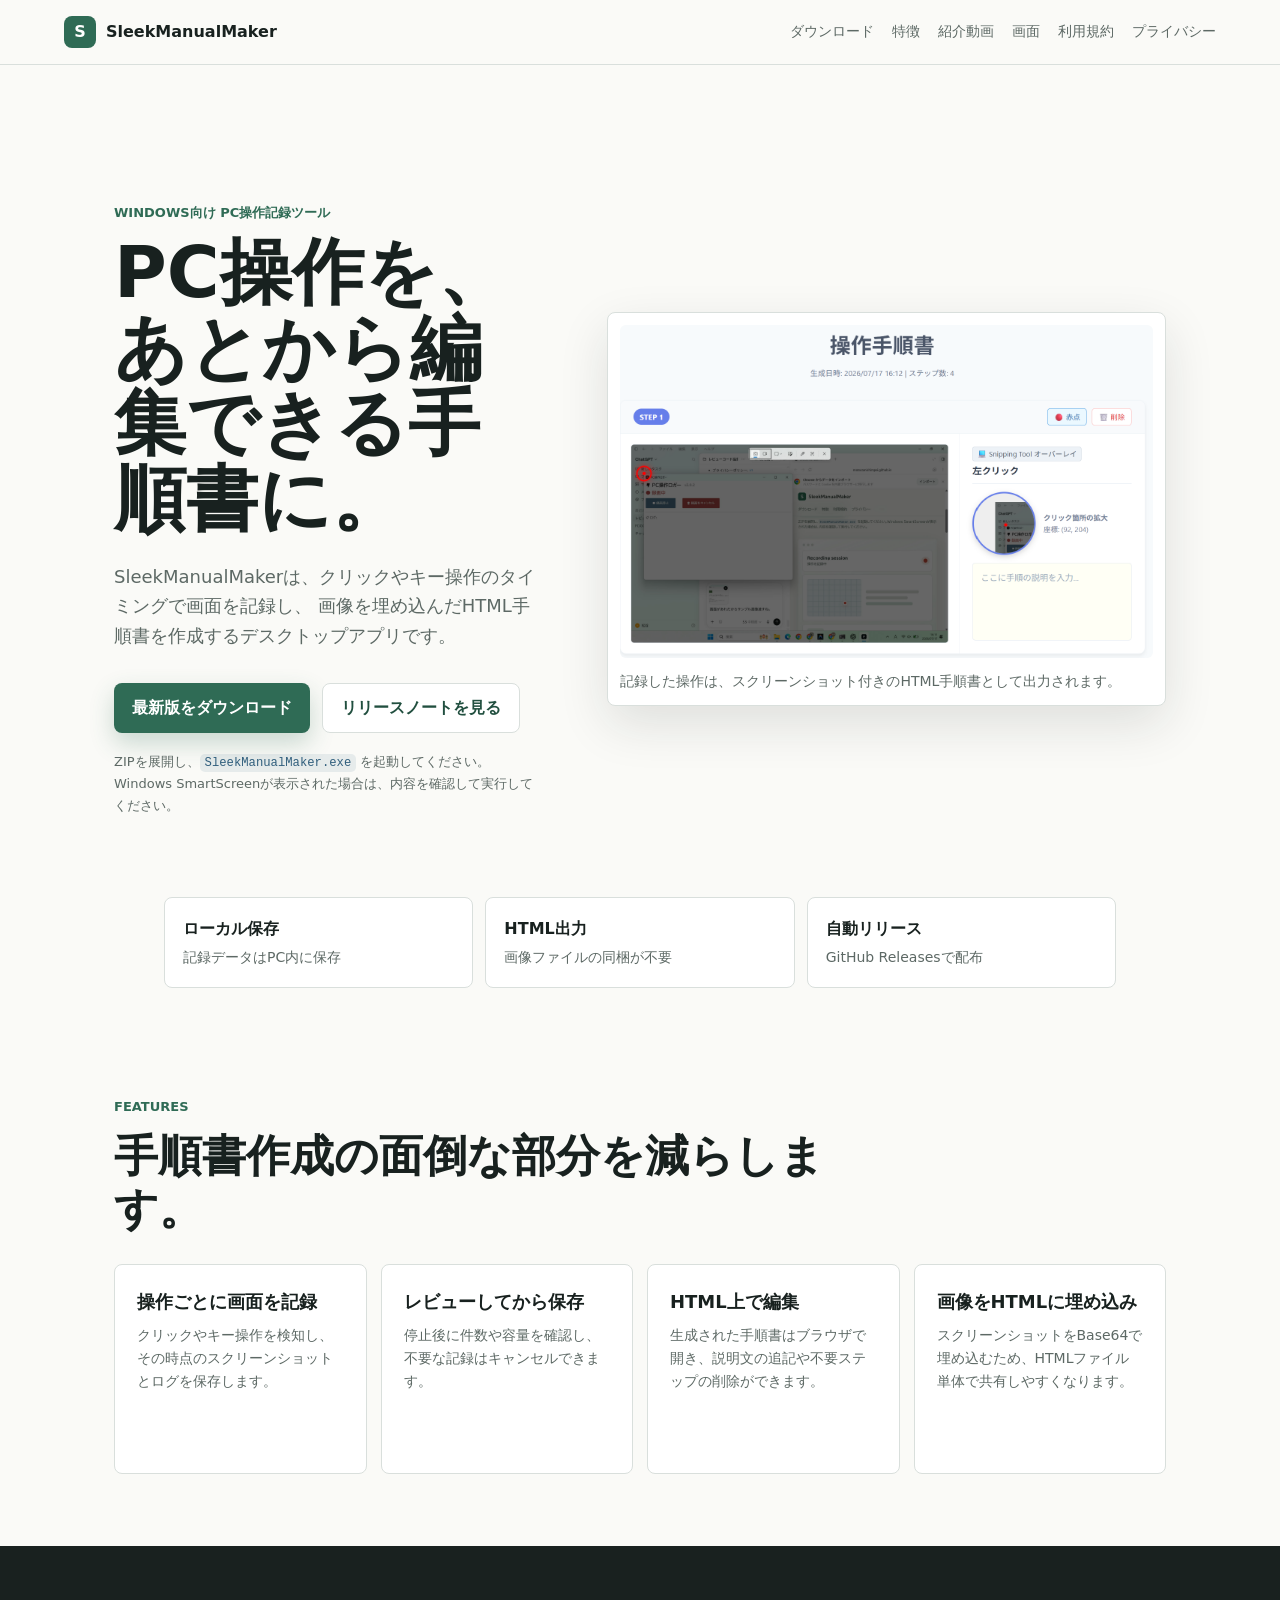
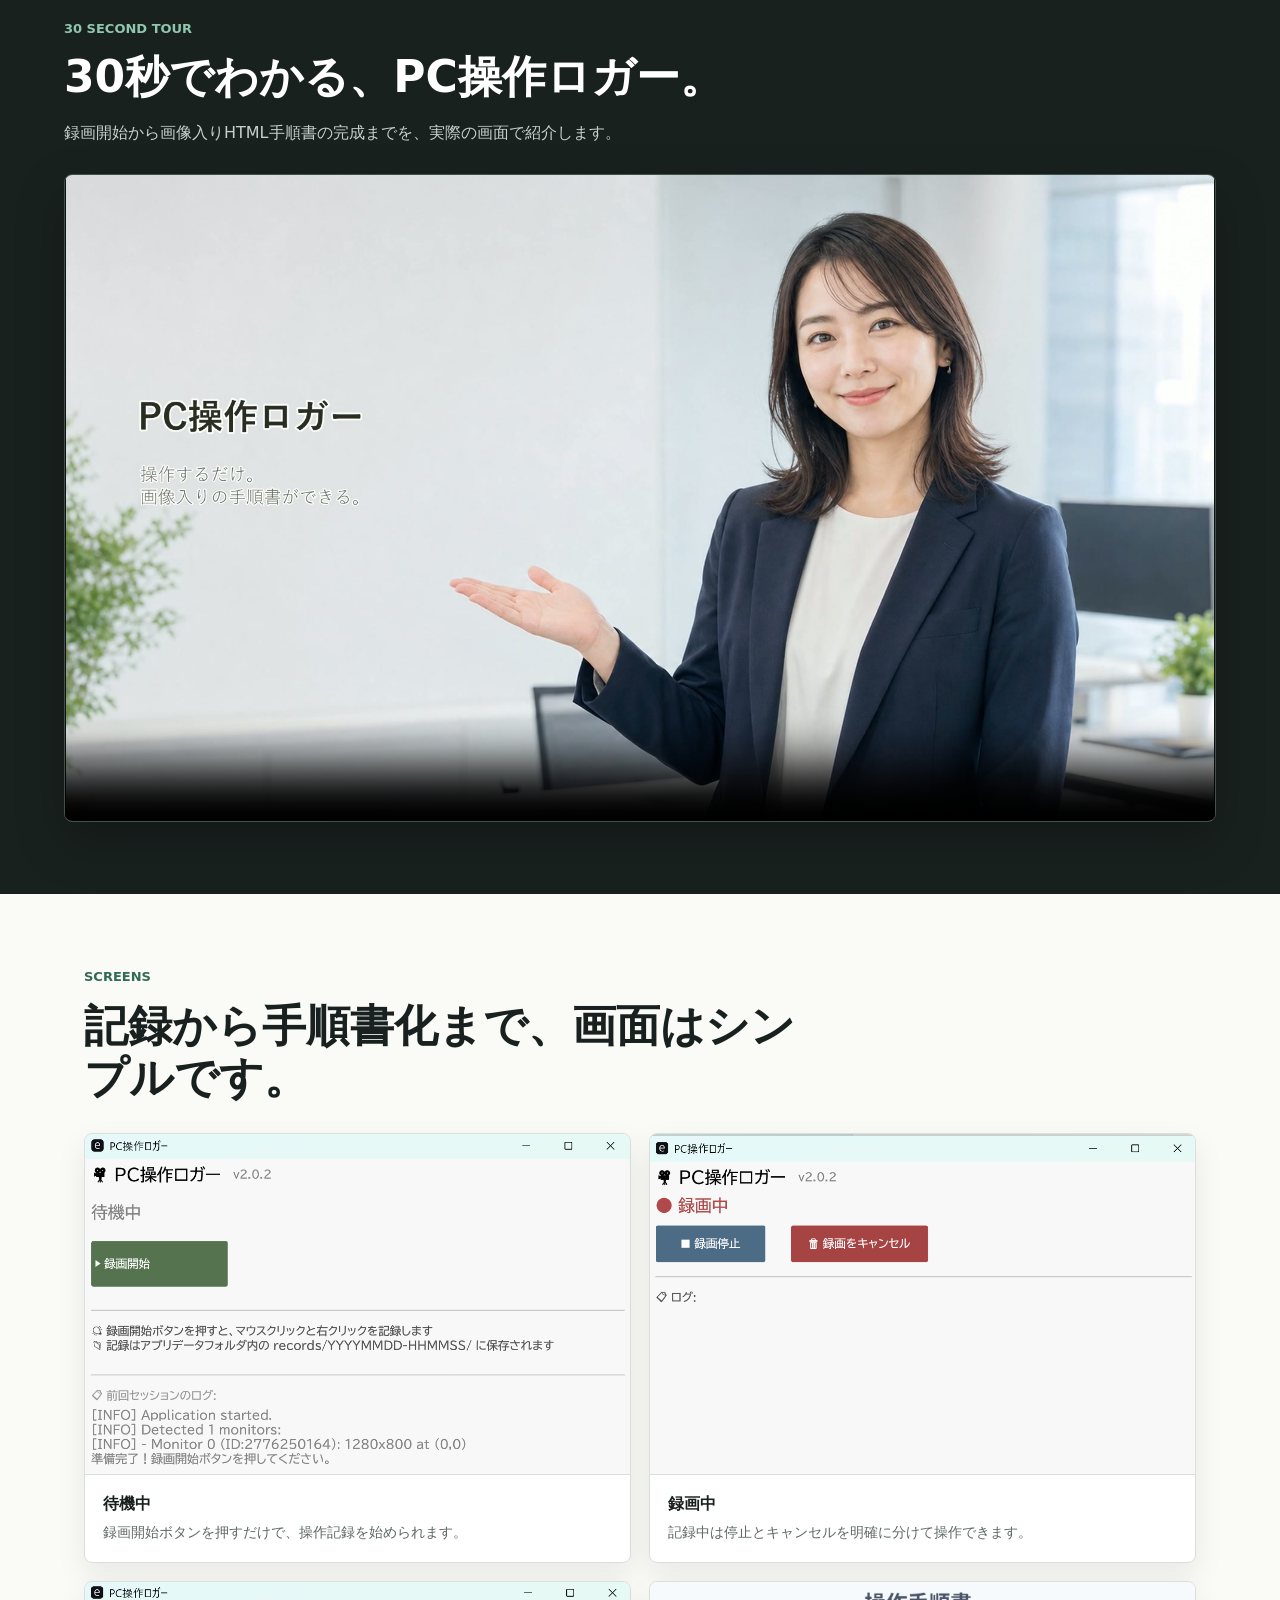
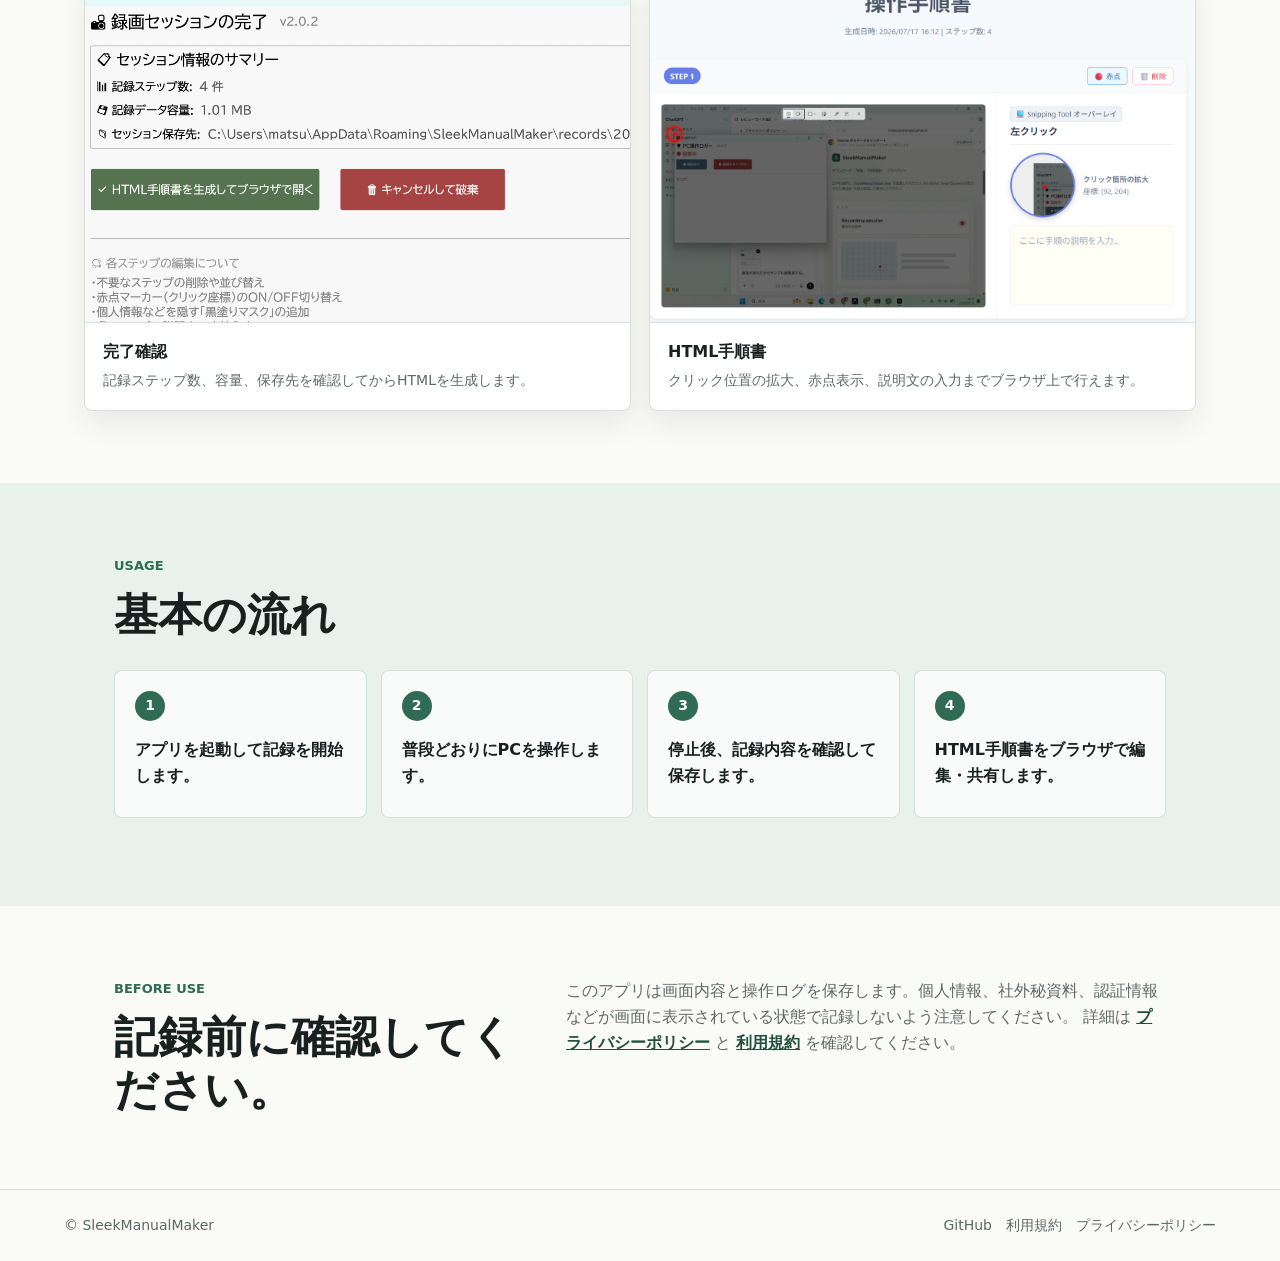
<file: docs/site/index.html>
<!doctype html>
<html lang="ja">
  <head>
    <meta charset="utf-8">
    <meta name="viewport" content="width=device-width, initial-scale=1">
    <title>SleekManualMaker | PC操作をそのまま手順書に</title>
    <meta
      name="description"
      content="SleekManualMakerは、PC操作を記録してスクリーンショット付きHTML手順書を作成するWindows向けツールです。"
    >
    <meta property="og:title" content="SleekManualMaker">
    <meta
      property="og:description"
      content="クリックやキー操作を記録し、画像埋め込み済みのHTML手順書を作成します。"
    >
    <meta property="og:type" content="website">
    <link rel="stylesheet" href="styles.css">
  </head>
  <body>
    <header class="site-header">
      <a class="brand" href="./" aria-label="SleekManualMaker home">
        <span class="brand-mark">S</span>
        <span>SleekManualMaker</span>
      </a>
      <nav class="top-nav" aria-label="主要リンク">
        <a href="#download">ダウンロード</a>
        <a href="#features">特徴</a>
        <a href="#movie">紹介動画</a>
        <a href="#screens">画面</a>
        <a href="terms.html">利用規約</a>
        <a href="privacy.html">プライバシー</a>
      </nav>
    </header>

    <main>
      <section class="hero">
        <div class="hero-copy">
          <p class="eyebrow">Windows向け PC操作記録ツール</p>
          <h1>PC操作を、あとから編集できる手順書に。</h1>
          <p class="lead">
            SleekManualMakerは、クリックやキー操作のタイミングで画面を記録し、
            画像を埋め込んだHTML手順書を作成するデスクトップアプリです。
          </p>
          <div class="hero-actions" id="download">
            <a class="primary-button" href="https://github.com/matsutanishimpei/Sleek-Manual-Maker/releases/latest/download/SleekManualMaker.zip">
              最新版をダウンロード
            </a>
            <a class="secondary-button" href="https://github.com/matsutanishimpei/Sleek-Manual-Maker/releases/latest">
              リリースノートを見る
            </a>
          </div>
          <p class="download-note">
            ZIPを展開し、<code>SleekManualMaker.exe</code> を起動してください。Windows SmartScreenが表示された場合は、内容を確認して実行してください。
          </p>
        </div>

        <figure class="hero-shot">
          <img src="assets/manual-output.png" alt="SleekManualMakerで生成した操作手順書の画面">
          <figcaption>
            記録した操作は、スクリーンショット付きのHTML手順書として出力されます。
          </figcaption>
        </figure>
      </section>

      <section class="trust-strip" aria-label="品質情報">
        <div>
          <strong>ローカル保存</strong>
          <span>記録データはPC内に保存</span>
        </div>
        <div>
          <strong>HTML出力</strong>
          <span>画像ファイルの同梱が不要</span>
        </div>
        <div>
          <strong>自動リリース</strong>
          <span>GitHub Releasesで配布</span>
        </div>
      </section>

      <section class="section" id="features">
        <div class="section-heading">
          <p class="eyebrow">Features</p>
          <h2>手順書作成の面倒な部分を減らします。</h2>
        </div>
        <div class="feature-grid">
          <article>
            <h3>操作ごとに画面を記録</h3>
            <p>クリックやキー操作を検知し、その時点のスクリーンショットとログを保存します。</p>
          </article>
          <article>
            <h3>レビューしてから保存</h3>
            <p>停止後に件数や容量を確認し、不要な記録はキャンセルできます。</p>
          </article>
          <article>
            <h3>HTML上で編集</h3>
            <p>生成された手順書はブラウザで開き、説明文の追記や不要ステップの削除ができます。</p>
          </article>
          <article>
            <h3>画像をHTMLに埋め込み</h3>
            <p>スクリーンショットをBase64で埋め込むため、HTMLファイル単体で共有しやすくなります。</p>
          </article>
        </div>
      </section>

      <section class="promo-section" id="movie">
        <div class="promo-inner">
          <div class="section-heading">
            <p class="eyebrow">30 Second Tour</p>
            <h2>30秒でわかる、PC操作ロガー。</h2>
            <p>録画開始から画像入りHTML手順書の完成までを、実際の画面で紹介します。</p>
          </div>
          <video
            class="promo-player"
            controls
            preload="metadata"
            poster="assets/promo-poster.jpg"
            aria-label="PC操作ロガーの30秒紹介動画"
          >
            <source src="assets/promo-video.mp4" type="video/mp4">
            動画を再生できない場合は、<a href="assets/promo-video.mp4">こちらから開いてください</a>。
          </video>
        </div>
      </section>

      <section class="section screenshots" id="screens">
        <div class="section-heading">
          <p class="eyebrow">Screens</p>
          <h2>記録から手順書化まで、画面はシンプルです。</h2>
        </div>
        <div class="screen-grid">
          <figure>
            <img src="assets/app-idle.png" alt="待機中のPC操作ロガー画面">
            <figcaption>
              <strong>待機中</strong>
              録画開始ボタンを押すだけで、操作記録を始められます。
            </figcaption>
          </figure>
          <figure>
            <img src="assets/app-recording.png" alt="録画中のPC操作ロガー画面">
            <figcaption>
              <strong>録画中</strong>
              記録中は停止とキャンセルを明確に分けて操作できます。
            </figcaption>
          </figure>
          <figure>
            <img src="assets/app-summary.png" alt="録画セッション完了後のサマリー画面">
            <figcaption>
              <strong>完了確認</strong>
              記録ステップ数、容量、保存先を確認してからHTMLを生成します。
            </figcaption>
          </figure>
          <figure>
            <img src="assets/manual-output.png" alt="生成された操作手順書の画面">
            <figcaption>
              <strong>HTML手順書</strong>
              クリック位置の拡大、赤点表示、説明文の入力までブラウザ上で行えます。
            </figcaption>
          </figure>
        </div>
      </section>

      <section class="section muted">
        <div class="section-heading">
          <p class="eyebrow">Usage</p>
          <h2>基本の流れ</h2>
        </div>
        <ol class="flow-list">
          <li><span>1</span>アプリを起動して記録を開始します。</li>
          <li><span>2</span>普段どおりにPCを操作します。</li>
          <li><span>3</span>停止後、記録内容を確認して保存します。</li>
          <li><span>4</span>HTML手順書をブラウザで編集・共有します。</li>
        </ol>
      </section>

      <section class="section notice">
        <div>
          <p class="eyebrow">Before Use</p>
          <h2>記録前に確認してください。</h2>
        </div>
        <p>
          このアプリは画面内容と操作ログを保存します。個人情報、社外秘資料、認証情報などが画面に表示されている状態で記録しないよう注意してください。
          詳細は <a href="privacy.html">プライバシーポリシー</a> と <a href="terms.html">利用規約</a> を確認してください。
        </p>
      </section>
    </main>

    <footer class="site-footer">
      <span>© SleekManualMaker</span>
      <span>
        <a href="https://github.com/matsutanishimpei/Sleek-Manual-Maker">GitHub</a>
        <a href="terms.html">利用規約</a>
        <a href="privacy.html">プライバシーポリシー</a>
      </span>
    </footer>
  </body>
</html>
</file>
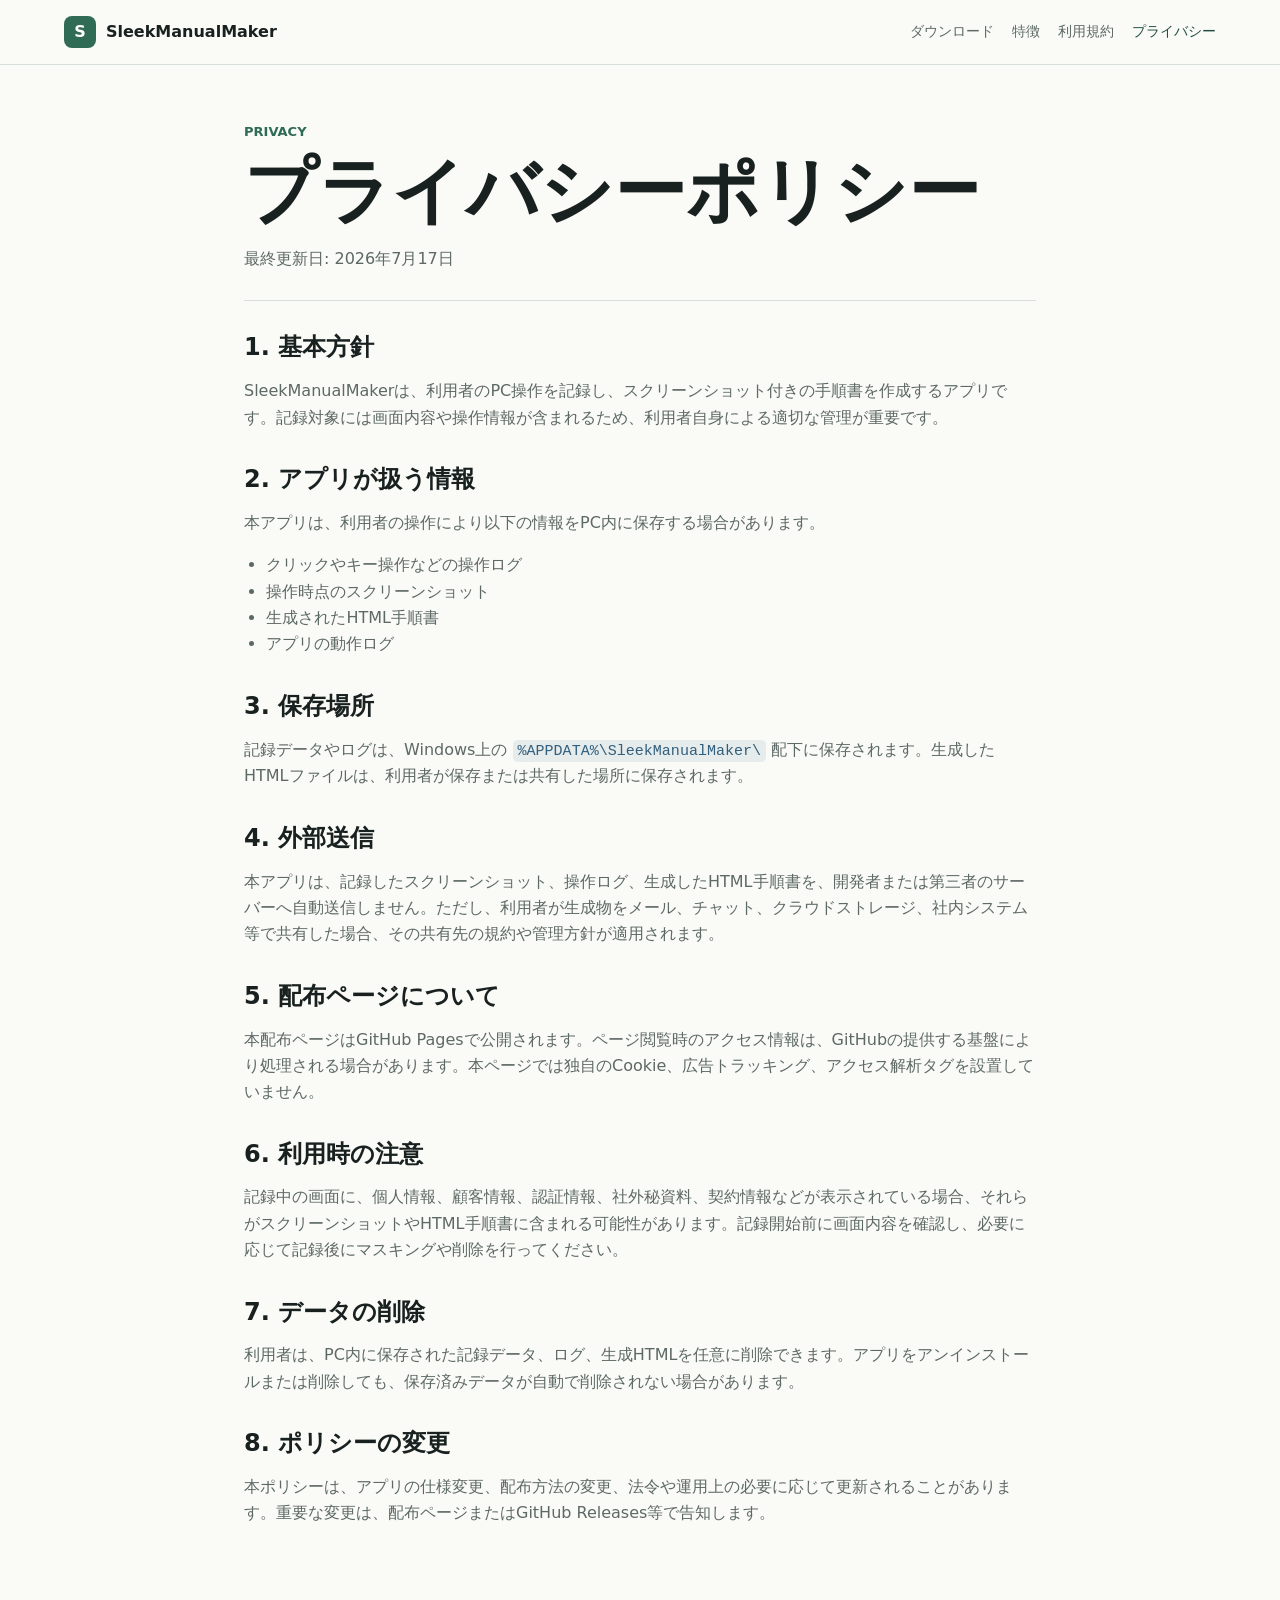
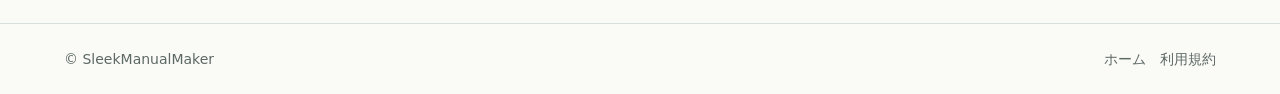
<file: docs/site/privacy.html>
<!doctype html>
<html lang="ja">
  <head>
    <meta charset="utf-8">
    <meta name="viewport" content="width=device-width, initial-scale=1">
    <title>プライバシーポリシー | SleekManualMaker</title>
    <meta name="description" content="SleekManualMakerのプライバシーポリシーです。">
    <link rel="stylesheet" href="styles.css">
  </head>
  <body>
    <header class="site-header">
      <a class="brand" href="./"><span class="brand-mark">S</span><span>SleekManualMaker</span></a>
      <nav class="top-nav" aria-label="主要リンク">
        <a href="./#download">ダウンロード</a>
        <a href="./#features">特徴</a>
        <a href="terms.html">利用規約</a>
        <a href="privacy.html" aria-current="page">プライバシー</a>
      </nav>
    </header>

    <main class="legal-page">
      <section class="legal-hero">
        <p class="eyebrow">Privacy</p>
        <h1>プライバシーポリシー</h1>
        <p>最終更新日: 2026年7月17日</p>
      </section>

      <article class="legal-body">
        <h2>1. 基本方針</h2>
        <p>
          SleekManualMakerは、利用者のPC操作を記録し、スクリーンショット付きの手順書を作成するアプリです。記録対象には画面内容や操作情報が含まれるため、利用者自身による適切な管理が重要です。
        </p>

        <h2>2. アプリが扱う情報</h2>
        <p>本アプリは、利用者の操作により以下の情報をPC内に保存する場合があります。</p>
        <ul>
          <li>クリックやキー操作などの操作ログ</li>
          <li>操作時点のスクリーンショット</li>
          <li>生成されたHTML手順書</li>
          <li>アプリの動作ログ</li>
        </ul>

        <h2>3. 保存場所</h2>
        <p>
          記録データやログは、Windows上の <code>%APPDATA%\SleekManualMaker\</code> 配下に保存されます。生成したHTMLファイルは、利用者が保存または共有した場所に保存されます。
        </p>

        <h2>4. 外部送信</h2>
        <p>
          本アプリは、記録したスクリーンショット、操作ログ、生成したHTML手順書を、開発者または第三者のサーバーへ自動送信しません。ただし、利用者が生成物をメール、チャット、クラウドストレージ、社内システム等で共有した場合、その共有先の規約や管理方針が適用されます。
        </p>

        <h2>5. 配布ページについて</h2>
        <p>
          本配布ページはGitHub Pagesで公開されます。ページ閲覧時のアクセス情報は、GitHubの提供する基盤により処理される場合があります。本ページでは独自のCookie、広告トラッキング、アクセス解析タグを設置していません。
        </p>

        <h2>6. 利用時の注意</h2>
        <p>
          記録中の画面に、個人情報、顧客情報、認証情報、社外秘資料、契約情報などが表示されている場合、それらがスクリーンショットやHTML手順書に含まれる可能性があります。記録開始前に画面内容を確認し、必要に応じて記録後にマスキングや削除を行ってください。
        </p>

        <h2>7. データの削除</h2>
        <p>
          利用者は、PC内に保存された記録データ、ログ、生成HTMLを任意に削除できます。アプリをアンインストールまたは削除しても、保存済みデータが自動で削除されない場合があります。
        </p>

        <h2>8. ポリシーの変更</h2>
        <p>
          本ポリシーは、アプリの仕様変更、配布方法の変更、法令や運用上の必要に応じて更新されることがあります。重要な変更は、配布ページまたはGitHub Releases等で告知します。
        </p>
      </article>
    </main>

    <footer class="site-footer">
      <span>© SleekManualMaker</span>
      <span><a href="./">ホーム</a><a href="terms.html">利用規約</a></span>
    </footer>
  </body>
</html>
</file>
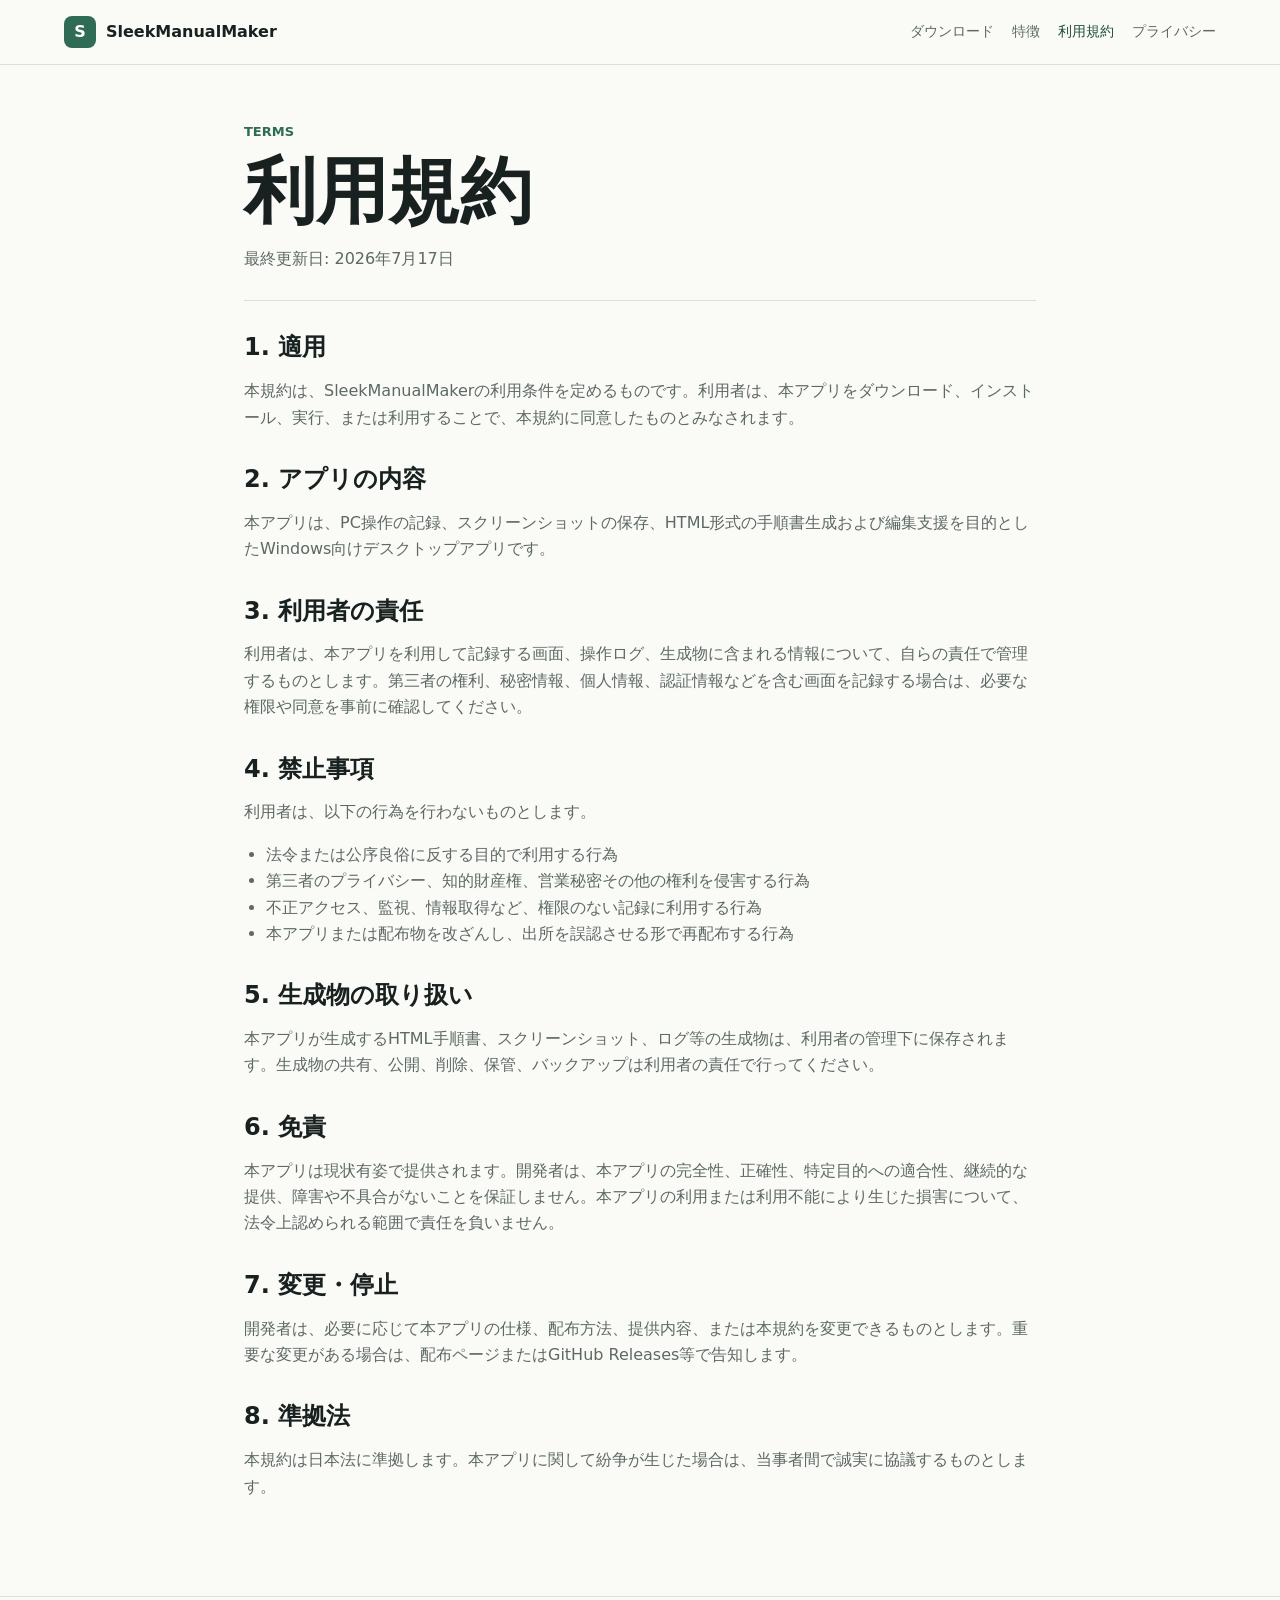
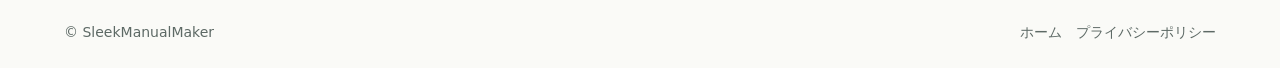
<file: docs/site/terms.html>
<!doctype html>
<html lang="ja">
  <head>
    <meta charset="utf-8">
    <meta name="viewport" content="width=device-width, initial-scale=1">
    <title>利用規約 | SleekManualMaker</title>
    <meta name="description" content="SleekManualMakerの利用規約です。">
    <link rel="stylesheet" href="styles.css">
  </head>
  <body>
    <header class="site-header">
      <a class="brand" href="./"><span class="brand-mark">S</span><span>SleekManualMaker</span></a>
      <nav class="top-nav" aria-label="主要リンク">
        <a href="./#download">ダウンロード</a>
        <a href="./#features">特徴</a>
        <a href="terms.html" aria-current="page">利用規約</a>
        <a href="privacy.html">プライバシー</a>
      </nav>
    </header>

    <main class="legal-page">
      <section class="legal-hero">
        <p class="eyebrow">Terms</p>
        <h1>利用規約</h1>
        <p>最終更新日: 2026年7月17日</p>
      </section>

      <article class="legal-body">
        <h2>1. 適用</h2>
        <p>
          本規約は、SleekManualMakerの利用条件を定めるものです。利用者は、本アプリをダウンロード、インストール、実行、または利用することで、本規約に同意したものとみなされます。
        </p>

        <h2>2. アプリの内容</h2>
        <p>
          本アプリは、PC操作の記録、スクリーンショットの保存、HTML形式の手順書生成および編集支援を目的としたWindows向けデスクトップアプリです。
        </p>

        <h2>3. 利用者の責任</h2>
        <p>
          利用者は、本アプリを利用して記録する画面、操作ログ、生成物に含まれる情報について、自らの責任で管理するものとします。第三者の権利、秘密情報、個人情報、認証情報などを含む画面を記録する場合は、必要な権限や同意を事前に確認してください。
        </p>

        <h2>4. 禁止事項</h2>
        <p>利用者は、以下の行為を行わないものとします。</p>
        <ul>
          <li>法令または公序良俗に反する目的で利用する行為</li>
          <li>第三者のプライバシー、知的財産権、営業秘密その他の権利を侵害する行為</li>
          <li>不正アクセス、監視、情報取得など、権限のない記録に利用する行為</li>
          <li>本アプリまたは配布物を改ざんし、出所を誤認させる形で再配布する行為</li>
        </ul>

        <h2>5. 生成物の取り扱い</h2>
        <p>
          本アプリが生成するHTML手順書、スクリーンショット、ログ等の生成物は、利用者の管理下に保存されます。生成物の共有、公開、削除、保管、バックアップは利用者の責任で行ってください。
        </p>

        <h2>6. 免責</h2>
        <p>
          本アプリは現状有姿で提供されます。開発者は、本アプリの完全性、正確性、特定目的への適合性、継続的な提供、障害や不具合がないことを保証しません。本アプリの利用または利用不能により生じた損害について、法令上認められる範囲で責任を負いません。
        </p>

        <h2>7. 変更・停止</h2>
        <p>
          開発者は、必要に応じて本アプリの仕様、配布方法、提供内容、または本規約を変更できるものとします。重要な変更がある場合は、配布ページまたはGitHub Releases等で告知します。
        </p>

        <h2>8. 準拠法</h2>
        <p>
          本規約は日本法に準拠します。本アプリに関して紛争が生じた場合は、当事者間で誠実に協議するものとします。
        </p>
      </article>
    </main>

    <footer class="site-footer">
      <span>© SleekManualMaker</span>
      <span><a href="./">ホーム</a><a href="privacy.html">プライバシーポリシー</a></span>
    </footer>
  </body>
</html>
</file>
<file: docs/site/styles.css>
:root {
  color-scheme: light;
  --ink: #18211f;
  --muted: #5d6965;
  --paper: #fafaf7;
  --panel: #ffffff;
  --line: #d9dfdc;
  --green: #2f6b55;
  --green-strong: #214f3f;
  --amber: #c8892c;
  --blue: #315f7d;
  --soft-green: #e8f1ec;
  --soft-blue: #e8f0f4;
  --shadow: 0 18px 50px rgba(24, 33, 31, 0.12);
}

* {
  box-sizing: border-box;
}

html {
  scroll-behavior: smooth;
}

body {
  margin: 0;
  background: var(--paper);
  color: var(--ink);
  font-family:
    "BIZ UDPGothic", "Yu Gothic", "Hiragino Kaku Gothic ProN", Meiryo, system-ui,
    sans-serif;
  line-height: 1.65;
}

a {
  color: inherit;
}

code {
  padding: 2px 5px;
  border-radius: 5px;
  background: rgba(49, 95, 125, 0.1);
  color: var(--blue);
  font-family: "Cascadia Mono", Consolas, monospace;
  font-size: 0.94em;
}

.site-header {
  position: sticky;
  top: 0;
  z-index: 10;
  display: flex;
  align-items: center;
  justify-content: space-between;
  gap: 24px;
  padding: 16px clamp(20px, 5vw, 64px);
  background: rgba(250, 250, 247, 0.92);
  border-bottom: 1px solid var(--line);
  backdrop-filter: blur(18px);
}

.brand {
  display: inline-flex;
  align-items: center;
  gap: 10px;
  font-weight: 700;
  text-decoration: none;
}

.brand-mark {
  display: grid;
  place-items: center;
  width: 32px;
  height: 32px;
  border-radius: 8px;
  background: var(--green);
  color: #fff;
}

.top-nav {
  display: flex;
  align-items: center;
  gap: 18px;
  color: var(--muted);
  font-size: 14px;
}

.top-nav a {
  text-decoration: none;
}

.top-nav a:hover,
.top-nav a[aria-current="page"] {
  color: var(--green-strong);
}

.hero {
  display: grid;
  grid-template-columns: minmax(0, 0.86fr) minmax(420px, 1.14fr);
  gap: clamp(32px, 6vw, 72px);
  align-items: center;
  max-width: 1180px;
  min-height: calc(100svh - 68px);
  margin: 0 auto;
  padding: clamp(56px, 9vw, 104px) clamp(20px, 5vw, 64px) 48px;
}

.eyebrow {
  margin: 0 0 12px;
  color: var(--green);
  font-size: 13px;
  font-weight: 700;
  letter-spacing: 0;
  text-transform: uppercase;
}

h1,
h2,
h3,
p {
  overflow-wrap: anywhere;
}

h1 {
  max-width: 780px;
  margin: 0;
  font-size: clamp(38px, 8vw, 72px);
  line-height: 1.05;
  letter-spacing: 0;
}

h2 {
  margin: 0;
  font-size: clamp(28px, 4vw, 44px);
  line-height: 1.2;
  letter-spacing: 0;
}

h3 {
  margin: 0 0 8px;
  font-size: 18px;
  letter-spacing: 0;
}

.lead {
  max-width: 680px;
  margin: 24px 0 0;
  color: var(--muted);
  font-size: 18px;
}

.hero-actions {
  display: flex;
  flex-wrap: wrap;
  gap: 12px;
  margin-top: 32px;
}

.primary-button,
.secondary-button {
  display: inline-flex;
  align-items: center;
  justify-content: center;
  min-height: 46px;
  padding: 11px 18px;
  border-radius: 8px;
  font-weight: 700;
  text-decoration: none;
}

.primary-button {
  background: var(--green);
  color: #fff;
  box-shadow: 0 10px 24px rgba(47, 107, 85, 0.24);
}

.primary-button:hover {
  background: var(--green-strong);
}

.secondary-button {
  border: 1px solid var(--line);
  background: #fff;
  color: var(--green-strong);
}

.download-note {
  max-width: 660px;
  margin: 18px 0 0;
  color: var(--muted);
  font-size: 13px;
}

.hero-shot {
  margin: 0;
  padding: 12px;
  border: 1px solid var(--line);
  border-radius: 8px;
  background: #fff;
  box-shadow: var(--shadow);
}

.hero-shot img {
  display: block;
  width: 100%;
  aspect-ratio: 16 / 10;
  border-radius: 6px;
  object-fit: cover;
  object-position: top left;
}

.hero-shot figcaption {
  margin-top: 12px;
  color: var(--muted);
  font-size: 14px;
}

.trust-strip {
  display: grid;
  grid-template-columns: repeat(3, minmax(0, 1fr));
  max-width: 1080px;
  margin: 0 auto;
  padding: 0 clamp(20px, 5vw, 64px) 36px;
  gap: 12px;
}

.trust-strip div {
  padding: 18px;
  border: 1px solid var(--line);
  border-radius: 8px;
  background: #fff;
}

.trust-strip strong,
.trust-strip span {
  display: block;
}

.trust-strip span {
  margin-top: 4px;
  color: var(--muted);
  font-size: 14px;
}

.section {
  max-width: 1180px;
  margin: 0 auto;
  padding: 72px clamp(20px, 5vw, 64px);
}

.section-heading {
  max-width: 720px;
  margin-bottom: 28px;
}

.feature-grid {
  display: grid;
  grid-template-columns: repeat(4, minmax(0, 1fr));
  gap: 14px;
}

.feature-grid article {
  min-height: 210px;
  padding: 22px;
  border: 1px solid var(--line);
  border-radius: 8px;
  background: #fff;
}

.feature-grid p {
  margin: 0;
  color: var(--muted);
  font-size: 14px;
}

.promo-section {
  padding: 72px clamp(20px, 5vw, 64px);
  background: #19211f;
  color: #fff;
}

.promo-inner {
  max-width: 1180px;
  margin: 0 auto;
}

.promo-section .section-heading {
  max-width: 760px;
}

.promo-section .section-heading p:last-child {
  color: #c7d0cd;
}

.promo-section .eyebrow {
  color: #8fc6ac;
}

.promo-player {
  display: block;
  width: 100%;
  aspect-ratio: 16 / 9;
  border: 1px solid #43504c;
  border-radius: 8px;
  background: #0d1210;
  box-shadow: 0 20px 48px rgba(0, 0, 0, 0.26);
}

.screenshots {
  max-width: 1240px;
}

.screen-grid {
  display: grid;
  grid-template-columns: repeat(2, minmax(0, 1fr));
  gap: 18px;
}

.screen-grid figure {
  margin: 0;
  overflow: hidden;
  border: 1px solid var(--line);
  border-radius: 8px;
  background: #fff;
  box-shadow: 0 12px 30px rgba(24, 33, 31, 0.08);
}

.screen-grid img {
  display: block;
  width: 100%;
  aspect-ratio: 16 / 10;
  border-bottom: 1px solid var(--line);
  object-fit: cover;
  object-position: top left;
}

.screen-grid figcaption {
  padding: 16px 18px 18px;
  color: var(--muted);
  font-size: 14px;
}

.screen-grid figcaption strong {
  display: block;
  margin-bottom: 4px;
  color: var(--ink);
  font-size: 16px;
}

.muted {
  max-width: none;
  background: var(--soft-green);
}

.muted .section-heading,
.muted .flow-list {
  max-width: 1052px;
  margin-right: auto;
  margin-left: auto;
}

.flow-list {
  display: grid;
  grid-template-columns: repeat(4, minmax(0, 1fr));
  gap: 14px;
  padding: 0;
  list-style: none;
}

.flow-list li {
  min-height: 148px;
  padding: 20px;
  border: 1px solid rgba(47, 107, 85, 0.18);
  border-radius: 8px;
  background: rgba(255, 255, 255, 0.72);
  font-weight: 700;
}

.flow-list span {
  display: grid;
  place-items: center;
  width: 30px;
  height: 30px;
  margin-bottom: 16px;
  border-radius: 50%;
  background: var(--green);
  color: #fff;
  font-size: 14px;
}

.notice {
  display: grid;
  grid-template-columns: minmax(260px, 0.7fr) 1fr;
  gap: 32px;
  align-items: start;
}

.notice p:last-child {
  margin: 0;
  color: var(--muted);
}

.notice a,
.legal-body a {
  color: var(--green-strong);
  font-weight: 700;
}

.site-footer {
  display: flex;
  align-items: center;
  justify-content: space-between;
  gap: 20px;
  padding: 24px clamp(20px, 5vw, 64px);
  border-top: 1px solid var(--line);
  color: var(--muted);
  font-size: 14px;
}

.site-footer span:last-child {
  display: flex;
  flex-wrap: wrap;
  gap: 14px;
}

.site-footer a {
  text-decoration: none;
}

.legal-page {
  max-width: 920px;
  margin: 0 auto;
  padding: 56px clamp(20px, 5vw, 64px) 80px;
}

.legal-hero {
  padding-bottom: 28px;
  border-bottom: 1px solid var(--line);
}

.legal-hero p:last-child {
  margin: 16px 0 0;
  color: var(--muted);
}

.legal-body {
  padding-top: 32px;
}

.legal-body h2 {
  margin: 34px 0 10px;
  font-size: 24px;
}

.legal-body h2:first-child {
  margin-top: 0;
}

.legal-body p,
.legal-body li {
  color: var(--muted);
}

.legal-body ul {
  padding-left: 1.4em;
}

.not-found {
  display: grid;
  place-items: start;
  align-content: center;
  min-height: 100svh;
  max-width: 720px;
  margin: 0 auto;
  padding: 40px clamp(20px, 5vw, 64px);
}

.not-found .primary-button {
  margin-top: 18px;
}

@media (max-width: 900px) {
  .site-header {
    align-items: flex-start;
    flex-direction: column;
  }

  .top-nav {
    width: 100%;
    flex-wrap: wrap;
    gap: 10px 16px;
  }

  .hero {
    grid-template-columns: 1fr;
    min-height: auto;
  }

  .hero-shot {
    max-width: 560px;
  }

  .trust-strip,
  .feature-grid,
  .flow-list,
  .notice {
    grid-template-columns: 1fr;
  }

  .feature-grid article,
  .flow-list li {
    min-height: auto;
  }
}

@media (max-width: 520px) {
  .hero-actions,
  .site-footer {
    align-items: stretch;
    flex-direction: column;
  }

  .primary-button,
  .secondary-button {
    width: 100%;
  }

  .screen-grid {
    grid-template-columns: 1fr;
  }
}
</file>
